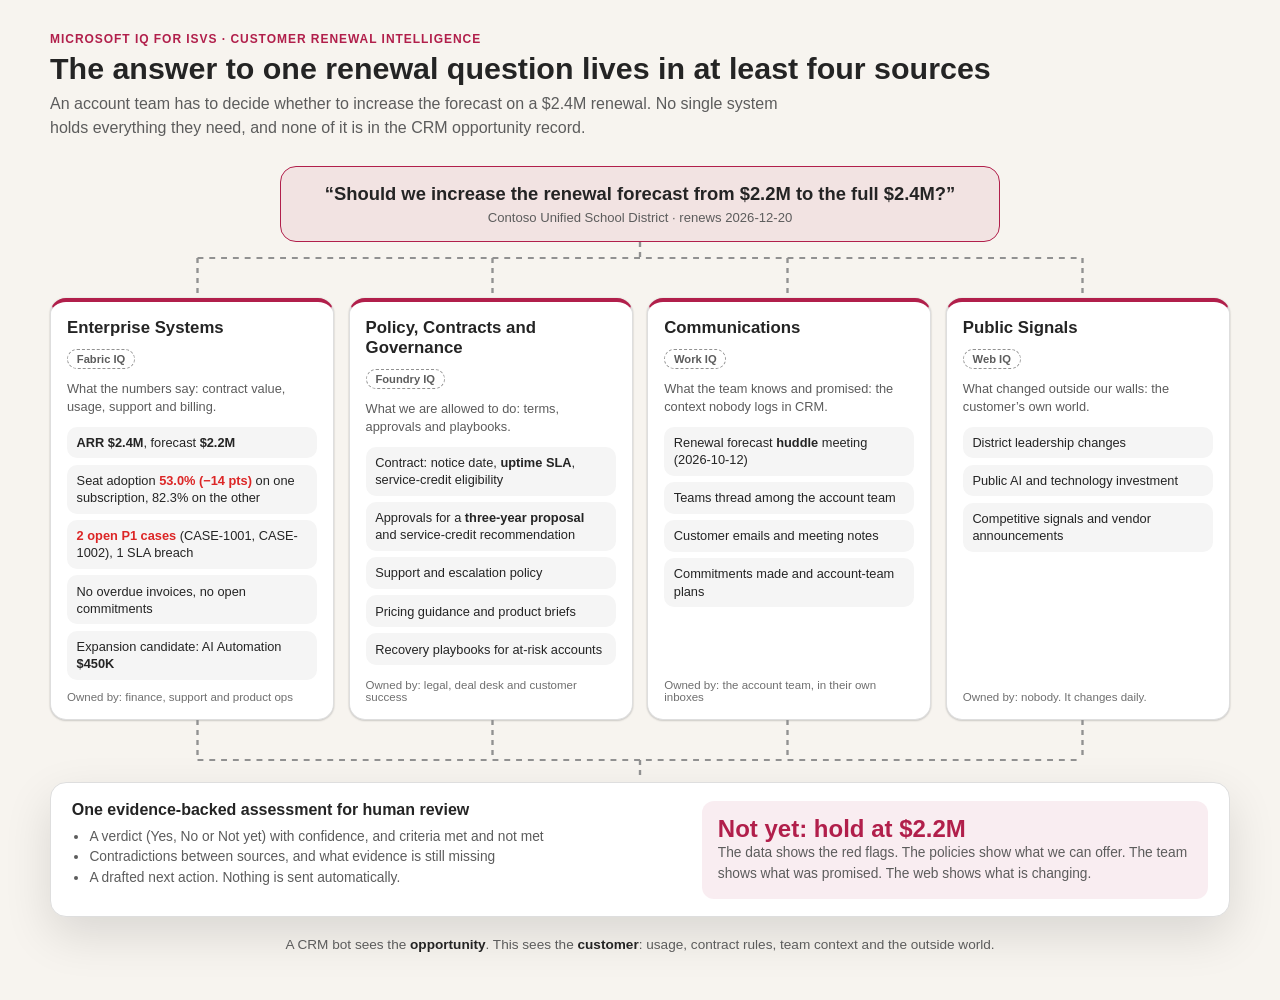
<file: docs/isv-why-it-matters.html>
<!doctype html>
<html lang="en">
<head>
<meta charset="utf-8" />
<meta name="viewport" content="width=device-width, initial-scale=1" />
<title>Why Microsoft IQ for ISVs matters</title>
<script>
  (() => {
    const param = new URLSearchParams(window.location.search).get("clawpilotTheme");
    const theme =
      param || (window.matchMedia("(prefers-color-scheme: dark)").matches ? "dark" : "light");
    document.documentElement.setAttribute("data-theme", theme);
  })();
</script>
<style>
:root {
  color-scheme: light;
  --cp-bg: #f7f4ef;
  --cp-bg-elevated: #fcfbf8;
  --cp-surface: #ffffff;
  --cp-surface-soft: #f5f5f5;
  --cp-border: #dedede;
  --cp-border-strong: #919191;
  --cp-text: #242424;
  --cp-text-muted: #5c5c5c;
  --cp-text-soft: #6f6f6f;
  --cp-accent: #b11f4b;
  --cp-accent-hover: #9a1a41;
  --cp-accent-soft: rgba(177, 31, 75, 0.08);
  --cp-accent-fg: #ffffff;
  --cp-success: #16a34a;
  --cp-danger: #dc2626;
  --cp-warning: #f59e0b;
  --cp-link: #0078d4;
  --cp-shadow: 0 18px 48px rgba(0, 0, 0, 0.12);
  --cp-overlay: rgba(255, 255, 255, 0.8);
  --cp-panel: rgba(255, 255, 255, 0.86);
  --cp-panel-strong: rgba(255, 255, 255, 0.96);
  --cp-sheen: rgba(255, 255, 255, 0.55);
  --cp-highlight: rgba(177, 31, 75, 0.12);
}
html[data-theme="dark"] {
  color-scheme: dark;
  --cp-bg: #3d3b3a;
  --cp-bg-elevated: #343231;
  --cp-surface: #292929;
  --cp-surface-soft: #2e2e2e;
  --cp-border: #474747;
  --cp-border-strong: #5f5f5f;
  --cp-text: #dedede;
  --cp-text-muted: #919191;
  --cp-text-soft: #b0b0b0;
  --cp-accent: #fd8ea1;
  --cp-accent-hover: #fb7b91;
  --cp-accent-soft: rgba(253, 142, 161, 0.14);
  --cp-accent-fg: #1a1a1a;
  --cp-success: #4ade80;
  --cp-danger: #f87171;
  --cp-warning: #fbbf24;
  --cp-link: #4da6ff;
  --cp-shadow: 0 18px 48px rgba(0, 0, 0, 0.32);
  --cp-overlay: rgba(41, 41, 41, 0.88);
  --cp-panel: rgba(41, 41, 41, 0.72);
  --cp-panel-strong: rgba(41, 41, 41, 0.96);
  --cp-sheen: rgba(255, 255, 255, 0.04);
  --cp-highlight: rgba(253, 142, 161, 0.12);
}
* { box-sizing: border-box; margin: 0; }
body {
  background: var(--cp-bg);
  color: var(--cp-text);
  font-family: "Segoe UI", Aptos, Calibri, -apple-system, BlinkMacSystemFont, sans-serif;
  padding: 2rem 1.5rem 3rem;
}
.wrap { max-width: 1180px; margin: 0 auto; }
.eyebrow { color: var(--cp-accent); font-size: 0.75rem; font-weight: 700; letter-spacing: 0.08em; text-transform: uppercase; }
h1 { font-size: 1.9rem; margin: 0.3rem 0 0.4rem; }
.sub { color: var(--cp-text-muted); max-width: 760px; line-height: 1.5; }

.question {
  margin: 1.6rem auto 0;
  max-width: 720px;
  padding: 1rem 1.3rem;
  text-align: center;
  background: var(--cp-accent-soft);
  border: 1px solid var(--cp-accent);
  border-radius: 16px;
}
.question strong { font-size: 1.15rem; }
.question span { display: block; margin-top: 0.3rem; color: var(--cp-text-muted); font-size: 0.82rem; }

.flow { position: relative; height: 56px; }
.flow svg { width: 100%; height: 100%; }
.flow path { fill: none; stroke: var(--cp-border-strong); stroke-width: 2; stroke-dasharray: 5 5; animation: dash 1.2s linear infinite; }
@keyframes dash { to { stroke-dashoffset: -20; } }

.grid { display: grid; grid-template-columns: repeat(4, minmax(0, 1fr)); gap: 0.9rem; }
.card {
  background: var(--cp-surface);
  border: 1px solid var(--cp-border);
  border-top: 4px solid var(--cp-accent);
  border-radius: 16px;
  box-shadow: 0 0 2px rgba(0,0,0,0.12), 0 1px 2px rgba(0,0,0,0.14);
  padding: 1rem;
  display: flex;
  flex-direction: column;
  gap: 0.7rem;
}
.card h2 { font-size: 1.05rem; }
.where {
  display: inline-block;
  padding: 0.18rem 0.55rem;
  border: 1px dashed var(--cp-border-strong);
  border-radius: 999px;
  color: var(--cp-text-muted);
  font-size: 0.7rem;
  font-weight: 600;
  align-self: flex-start;
}
.role { color: var(--cp-text-muted); font-size: 0.8rem; line-height: 1.4; }
.facts { list-style: none; padding: 0; display: grid; gap: 0.4rem; }
.facts li {
  padding: 0.45rem 0.6rem;
  background: var(--cp-surface-soft);
  border-radius: 10px;
  font-size: 0.8rem;
  line-height: 1.35;
}
.facts b { color: var(--cp-text); }
.tag-bad { color: var(--cp-danger); font-weight: 700; }
.tag-warn { color: var(--cp-warning); font-weight: 700; }
.tag-ok { color: var(--cp-success); font-weight: 700; }
.owner { margin-top: auto; color: var(--cp-text-soft); font-size: 0.72rem; }

.answer {
  margin-top: 0.4rem;
  padding: 1.1rem 1.3rem;
  background: var(--cp-surface);
  border: 1px solid var(--cp-border);
  border-radius: 16px;
  box-shadow: var(--cp-shadow);
  display: grid;
  grid-template-columns: 1.2fr 1fr;
  gap: 1.4rem;
}
.answer h3 { font-size: 1rem; margin-bottom: 0.5rem; }
.answer p, .answer li { color: var(--cp-text-muted); font-size: 0.86rem; line-height: 1.5; }
.answer ul { padding-left: 1.1rem; }
.verdict {
  background: var(--cp-accent-soft);
  border-radius: 12px;
  padding: 0.9rem 1rem;
}
.verdict .big { font-size: 1.5rem; font-weight: 700; color: var(--cp-accent); }

.alone { margin-top: 1.2rem; color: var(--cp-text-muted); font-size: 0.85rem; text-align: center; }
.alone b { color: var(--cp-text); }

@media (max-width: 980px) {
  .grid { grid-template-columns: repeat(2, minmax(0, 1fr)); }
  .answer { grid-template-columns: 1fr; }
  .flow { display: none; }
  .grid { margin-top: 1rem; }
}
@media (max-width: 560px) { .grid { grid-template-columns: 1fr; } }
@media (prefers-reduced-motion: reduce) { .flow path { animation: none; } }
</style>
</head>
<body>
<div class="wrap">
  <div class="eyebrow">Microsoft IQ for ISVs · Customer renewal intelligence</div>
  <h1>The answer to one renewal question lives in at least four sources</h1>
  <p class="sub">
    An account team has to decide whether to increase the forecast on a $2.4M renewal. No single system holds
    everything they need, and none of it is in the CRM opportunity record.
  </p>

  <div class="question">
    <strong>&ldquo;Should we increase the renewal forecast from $2.2M to the full $2.4M?&rdquo;</strong>
    <span>Contoso Unified School District · renews 2026-12-20</span>
  </div>

  <div class="flow" aria-hidden="true">
    <svg viewBox="0 0 1000 56" preserveAspectRatio="none">
      <path d="M500 0 V16 M125 16 H875 M125 16 V56 M375 16 V56 M625 16 V56 M875 16 V56" />
    </svg>
  </div>

  <div class="grid">
    <section class="card">
      <h2>Enterprise Systems</h2>
      <span class="where">Fabric IQ</span>
      <p class="role">What the numbers say: contract value, usage, support and billing.</p>
      <ul class="facts">
        <li><b>ARR $2.4M</b>, forecast <b>$2.2M</b></li>
        <li>Seat adoption <span class="tag-bad">53.0% (&minus;14 pts)</span> on one subscription, 82.3% on the other</li>
        <li><span class="tag-bad">2 open P1 cases</span> (CASE-1001, CASE-1002), 1 SLA breach</li>
        <li>No overdue invoices, no open commitments</li>
        <li>Expansion candidate: AI Automation <b>$450K</b></li>
      </ul>
      <div class="owner">Owned by: finance, support and product ops</div>
    </section>

    <section class="card">
      <h2>Policy, Contracts and Governance</h2>
      <span class="where">Foundry IQ</span>
      <p class="role">What we are allowed to do: terms, approvals and playbooks.</p>
      <ul class="facts">
        <li>Contract: notice date, <b>uptime SLA</b>, service-credit eligibility</li>
        <li>Approvals for a <b>three-year proposal</b> and service-credit recommendation</li>
        <li>Support and escalation policy</li>
        <li>Pricing guidance and product briefs</li>
        <li>Recovery playbooks for at-risk accounts</li>
      </ul>
      <div class="owner">Owned by: legal, deal desk and customer success</div>
    </section>

    <section class="card">
      <h2>Communications</h2>
      <span class="where">Work IQ</span>
      <p class="role">What the team knows and promised: the context nobody logs in CRM.</p>
      <ul class="facts">
        <li>Renewal forecast <b>huddle</b> meeting (2026-10-12)</li>
        <li>Teams thread among the account team</li>
        <li>Customer emails and meeting notes</li>
        <li>Commitments made and account-team plans</li>
      </ul>
      <div class="owner">Owned by: the account team, in their own inboxes</div>
    </section>

    <section class="card">
      <h2>Public Signals</h2>
      <span class="where">Web IQ</span>
      <p class="role">What changed outside our walls: the customer&rsquo;s own world.</p>
      <ul class="facts">
        <li>District leadership changes</li>
        <li>Public AI and technology investment</li>
        <li>Competitive signals and vendor announcements</li>
      </ul>
      <div class="owner">Owned by: nobody. It changes daily.</div>
    </section>
  </div>

  <div class="flow" aria-hidden="true">
    <svg viewBox="0 0 1000 56" preserveAspectRatio="none">
      <path d="M125 0 V40 M375 0 V40 M625 0 V40 M875 0 V40 M125 40 H875 M500 40 V56" />
    </svg>
  </div>

  <div class="answer">
    <div>
      <h3>One evidence-backed assessment for human review</h3>
      <ul>
        <li>A verdict (Yes, No or Not yet) with confidence, and criteria met and not met</li>
        <li>Contradictions between sources, and what evidence is still missing</li>
        <li>A drafted next action. Nothing is sent automatically.</li>
      </ul>
    </div>
    <div class="verdict">
      <div class="big">Not yet: hold at $2.2M</div>
      <p>The data shows the red flags. The policies show what we can offer. The team shows what was promised. The web shows what is changing.</p>
    </div>
  </div>

  <p class="alone">A CRM bot sees the <b>opportunity</b>. This sees the <b>customer</b>: usage, contract rules, team context and the outside world.</p>
</div>
</body>
</html>
</file>
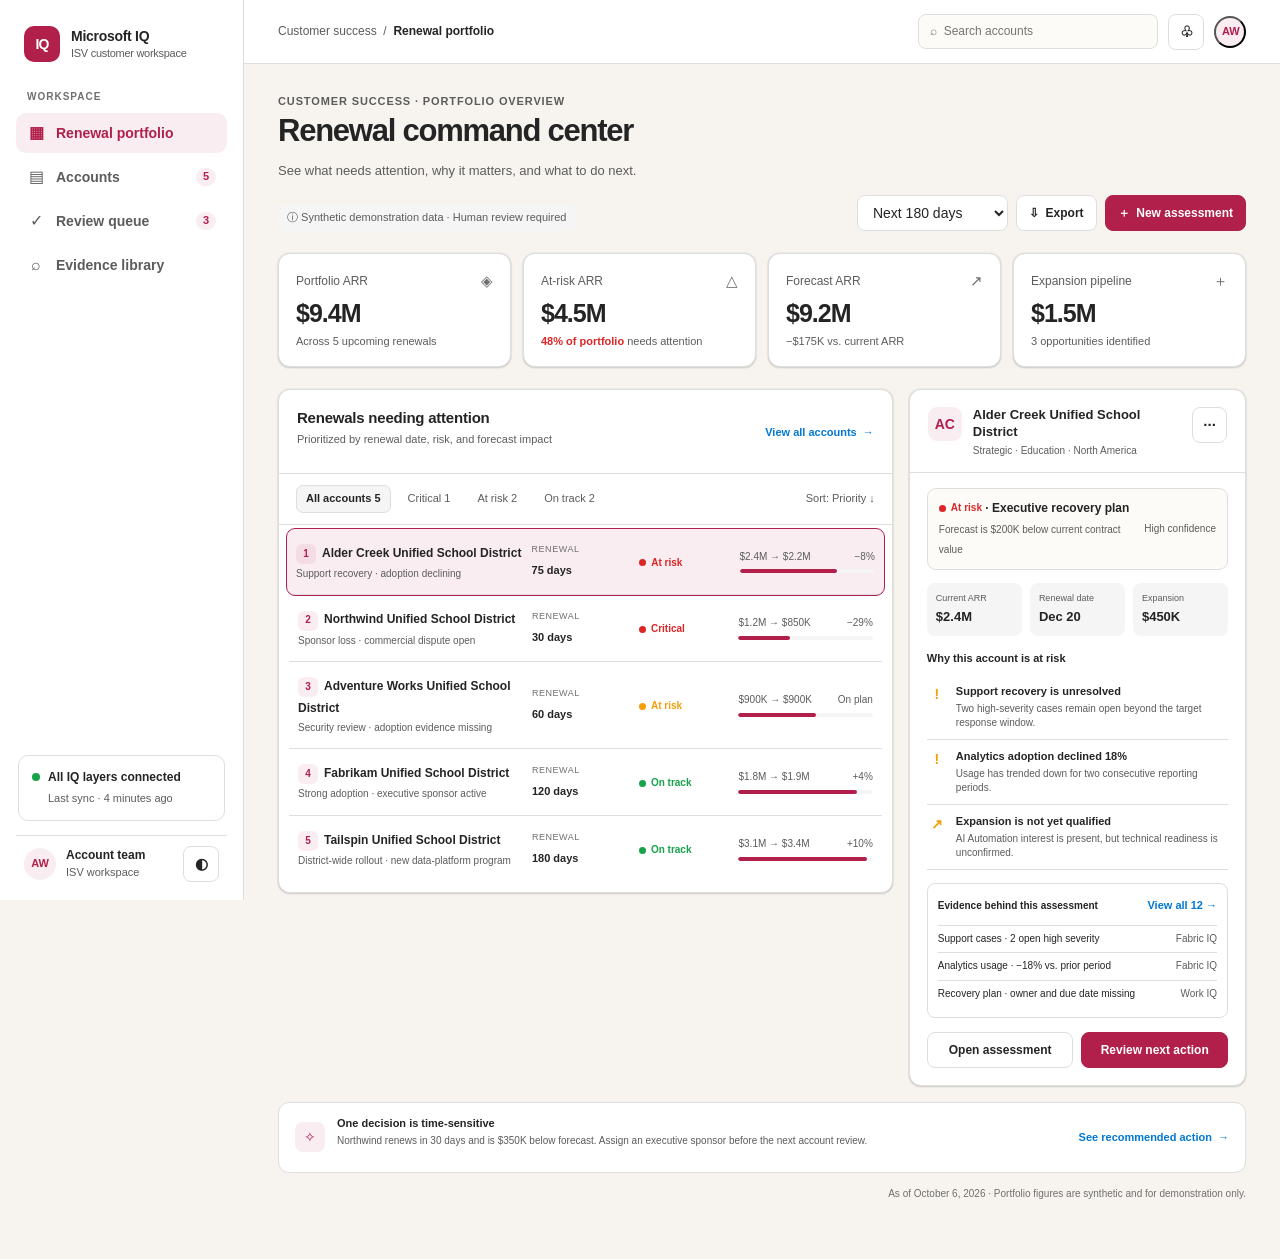
<file: apps/web/design-mockup.html>
<!doctype html>
<html lang="en">
<head>
  <meta charset="utf-8">
  <meta name="viewport" content="width=device-width, initial-scale=1">
  <meta name="description" content="A portfolio-first redesign concept for Microsoft IQ for ISVs.">
  <title>Renewal workspace · Microsoft IQ</title>
  <script>
    (() => {
      const param = new URLSearchParams(window.location.search).get("clawpilotTheme");
      const theme =
        param || (window.matchMedia("(prefers-color-scheme: dark)").matches ? "dark" : "light");
      document.documentElement.setAttribute("data-theme", theme);
    })();
  </script>
  <style>
    :root {
      color-scheme: light;
      --cp-bg: #f7f4ef;
      --cp-bg-elevated: #fcfbf8;
      --cp-surface: #ffffff;
      --cp-surface-soft: #f5f5f5;
      --cp-border: #dedede;
      --cp-border-strong: #919191;
      --cp-text: #242424;
      --cp-text-muted: #5c5c5c;
      --cp-text-soft: #6f6f6f;
      --cp-accent: #b11f4b;
      --cp-accent-hover: #9a1a41;
      --cp-accent-soft: rgba(177, 31, 75, 0.08);
      --cp-accent-fg: #ffffff;
      --cp-success: #16a34a;
      --cp-danger: #dc2626;
      --cp-warning: #f59e0b;
      --cp-link: #0078d4;
      --cp-shadow: 0 18px 48px rgba(0, 0, 0, 0.12);
      --cp-overlay: rgba(255, 255, 255, 0.8);
      --cp-panel: rgba(255, 255, 255, 0.86);
      --cp-panel-strong: rgba(255, 255, 255, 0.96);
      --cp-sheen: rgba(255, 255, 255, 0.55);
      --cp-highlight: rgba(177, 31, 75, 0.12);
      --cp-card-shadow: 0 0 2px rgba(0, 0, 0, 0.12), 0 1px 2px rgba(0, 0, 0, 0.14);
    }
    html[data-theme="dark"] {
      color-scheme: dark;
      --cp-bg: #3d3b3a;
      --cp-bg-elevated: #343231;
      --cp-surface: #292929;
      --cp-surface-soft: #2e2e2e;
      --cp-border: #474747;
      --cp-border-strong: #5f5f5f;
      --cp-text: #dedede;
      --cp-text-muted: #919191;
      --cp-text-soft: #b0b0b0;
      --cp-accent: #fd8ea1;
      --cp-accent-hover: #fb7b91;
      --cp-accent-soft: rgba(253, 142, 161, 0.14);
      --cp-accent-fg: #1a1a1a;
      --cp-success: #4ade80;
      --cp-danger: #f87171;
      --cp-warning: #fbbf24;
      --cp-link: #4da6ff;
      --cp-shadow: 0 18px 48px rgba(0, 0, 0, 0.32);
      --cp-overlay: rgba(41, 41, 41, 0.88);
      --cp-panel: rgba(41, 41, 41, 0.72);
      --cp-panel-strong: rgba(41, 41, 41, 0.96);
      --cp-sheen: rgba(255, 255, 255, 0.04);
      --cp-highlight: rgba(253, 142, 161, 0.12);
      --cp-card-shadow: 0 0 2px rgba(0, 0, 0, 0.12), 0 1px 2px rgba(0, 0, 0, 0.14);
    }
    * { box-sizing: border-box; }
    body {
      margin: 0;
      background: var(--cp-bg);
      color: var(--cp-text);
      font: 14px/1.45 "Segoe UI", Aptos, Calibri, -apple-system, BlinkMacSystemFont, sans-serif;
    }
    button, input, select { font: inherit; }
    button { color: inherit; }
    .app { min-height: 100vh; display: grid; grid-template-columns: 244px minmax(0, 1fr); }
    .sidebar {
      position: sticky; top: 0; height: 100vh; padding: 24px 16px 18px;
      background: var(--cp-surface); border-right: 1px solid var(--cp-border);
      display: flex; flex-direction: column;
    }
    .brand { display: flex; align-items: center; gap: 11px; padding: 2px 8px 28px; }
    .brand-mark {
      width: 36px; height: 36px; border-radius: 10px; display: grid; place-items: center;
      background: var(--cp-accent); color: var(--cp-accent-fg); font-weight: 800; letter-spacing: -.06em;
    }
    .brand-name { font-weight: 700; letter-spacing: -.02em; }
    .brand-sub { display: block; color: var(--cp-text-muted); font-size: 11px; font-weight: 400; }
    .nav-label { padding: 0 11px; margin: 0 0 8px; color: var(--cp-text-soft); font-size: 10px; font-weight: 700; letter-spacing: .1em; text-transform: uppercase; }
    .nav { display: grid; gap: 4px; }
    .nav a {
      display: flex; align-items: center; gap: 11px; min-height: 40px; padding: 0 11px;
      border-radius: 10px; color: var(--cp-text-muted); text-decoration: none; font-weight: 550;
    }
    .nav a:hover { background: var(--cp-surface-soft); color: var(--cp-text); }
    .nav a.active { background: var(--cp-accent-soft); color: var(--cp-accent); font-weight: 700; }
    .nav-icon { width: 18px; text-align: center; font-size: 16px; }
    .nav-count { margin-left: auto; padding: 1px 7px; border-radius: 20px; background: var(--cp-accent-soft); color: var(--cp-accent); font-size: 11px; }
    .side-bottom { margin-top: auto; }
    .health-box { padding: 13px; margin: 0 2px 14px; border: 1px solid var(--cp-border); border-radius: 10px; }
    .health-line { display: flex; align-items: center; gap: 8px; font-size: 12px; font-weight: 650; }
    .health-dot { width: 8px; height: 8px; border-radius: 50%; background: var(--cp-success); }
    .health-caption { margin: 5px 0 0 16px; color: var(--cp-text-muted); font-size: 11px; }
    .profile { display: flex; align-items: center; gap: 10px; padding: 10px 8px 0; border-top: 1px solid var(--cp-border); }
    .avatar { width: 32px; height: 32px; display: grid; place-items: center; border-radius: 50%; background: var(--cp-accent-soft); color: var(--cp-accent); font-size: 11px; font-weight: 750; }
    .profile-name { font-size: 12px; font-weight: 650; }
    .profile-role { color: var(--cp-text-muted); font-size: 11px; }
    .main { min-width: 0; }
    .topbar {
      height: 64px; display: flex; align-items: center; justify-content: space-between; gap: 20px;
      padding: 0 34px; background: var(--cp-surface); border-bottom: 1px solid var(--cp-border);
    }
    .crumb { color: var(--cp-text-muted); font-size: 12px; }
    .crumb strong { color: var(--cp-text); font-weight: 650; }
    .top-actions { display: flex; align-items: center; gap: 10px; }
    .search { width: 240px; padding: 8px 11px; border: 1px solid var(--cp-border); border-radius: 8px; background: var(--cp-bg-elevated); color: var(--cp-text-muted); font-size: 12px; }
    .icon-btn, .btn {
      min-height: 36px; padding: 0 12px; border: 1px solid var(--cp-border); border-radius: 8px;
      background: var(--cp-surface); cursor: pointer; font-size: 12px; font-weight: 650;
    }
    .icon-btn { width: 36px; padding: 0; font-size: 15px; }
    .btn:hover, .icon-btn:hover { border-color: var(--cp-border-strong); }
    .btn-primary { border-color: var(--cp-accent); background: var(--cp-accent); color: var(--cp-accent-fg); }
    .btn-primary:hover { border-color: var(--cp-accent-hover); background: var(--cp-accent-hover); }
    .content { max-width: 1480px; margin: 0 auto; padding: 30px 34px 48px; }
    .page-heading { display: flex; justify-content: space-between; align-items: flex-end; gap: 20px; margin-bottom: 22px; }
    .eyebrow { color: var(--cp-text-muted); font-size: 11px; font-weight: 650; letter-spacing: .08em; text-transform: uppercase; }
    h1 { margin: 3px 0 4px; font-size: clamp(24px, 2.5vw, 31px); letter-spacing: -.04em; line-height: 1.15; }
    .subtitle { color: var(--cp-text-muted); font-size: 13px; }
    .heading-actions { display: flex; gap: 8px; }
    .period { min-height: 36px; padding: 0 28px 0 11px; border: 1px solid var(--cp-border); border-radius: 8px; background: var(--cp-surface); color: var(--cp-text); }
    .disclaimer { display: inline-flex; align-items: center; gap: 7px; margin-top: 12px; padding: 5px 9px; border-radius: 6px; background: var(--cp-surface-soft); color: var(--cp-text-muted); font-size: 11px; }
    .metrics { display: grid; grid-template-columns: repeat(4, minmax(0, 1fr)); gap: 12px; margin-bottom: 22px; }
    .metric {
      padding: 16px 17px; border: 1px solid var(--cp-border); border-radius: 12px;
      background: var(--cp-surface); box-shadow: var(--cp-card-shadow);
    }
    .metric-label { display: flex; align-items: center; justify-content: space-between; color: var(--cp-text-muted); font-size: 12px; }
    .metric-glyph { color: var(--cp-text-soft); font-size: 15px; }
    .metric-value { display: block; margin: 8px 0 2px; font-size: 25px; font-weight: 700; letter-spacing: -.04em; line-height: 1.1; }
    .metric-foot { color: var(--cp-text-muted); font-size: 11px; }
    .metric-foot b { color: var(--cp-danger); font-weight: 650; }
    .workspace { display: grid; grid-template-columns: minmax(0, 1.55fr) minmax(320px, .85fr); gap: 16px; align-items: start; }
    .panel { min-width: 0; border: 1px solid var(--cp-border); border-radius: 12px; background: var(--cp-surface); box-shadow: var(--cp-card-shadow); }
    .panel-head { display: flex; justify-content: space-between; align-items: center; gap: 12px; padding: 17px 18px 14px; border-bottom: 1px solid var(--cp-border); }
    h2 { margin: 0; font-size: 15px; letter-spacing: -.015em; }
    .panel-note { margin-top: 3px; color: var(--cp-text-muted); font-size: 11px; }
    .text-btn { border: 0; padding: 4px 0; background: transparent; color: var(--cp-link); cursor: pointer; font-size: 11px; font-weight: 650; }
    .filter-row { display: flex; align-items: center; gap: 7px; padding: 11px 17px; border-bottom: 1px solid var(--cp-border); }
    .filter {
      padding: 5px 9px; border: 1px solid transparent; border-radius: 7px;
      background: transparent; color: var(--cp-text-muted); cursor: pointer; font-size: 11px;
    }
    .filter.selected { border-color: var(--cp-border); background: var(--cp-surface-soft); color: var(--cp-text); font-weight: 650; }
    .sort-label { margin-left: auto; color: var(--cp-text-muted); font-size: 11px; }
    .account-list { padding: 4px 10px 10px; }
    .account-row {
      display: grid; grid-template-columns: minmax(0, 1.5fr) .65fr .6fr minmax(120px, .9fr);
      align-items: center; gap: 10px; padding: 13px 9px; border-bottom: 1px solid var(--cp-border);
      cursor: pointer; transition: background .15s ease;
    }
    .account-row:last-child { border-bottom: 0; }
    .account-row:hover { background: var(--cp-surface-soft); }
    .account-row.active { margin: 0 -2px; border-radius: 8px; outline: 1px solid var(--cp-accent); background: var(--cp-accent-soft); }
    .account-name { font-size: 12px; font-weight: 680; }
    .account-driver { display: block; margin-top: 3px; color: var(--cp-text-muted); font-size: 10px; }
    .row-label { display: block; margin-bottom: 3px; color: var(--cp-text-soft); font-size: 9px; letter-spacing: .06em; text-transform: uppercase; }
    .row-value { font-size: 11px; font-weight: 650; white-space: nowrap; }
    .state { display: inline-flex; align-items: center; gap: 5px; font-size: 10px; font-weight: 650; white-space: nowrap; }
    .state::before { width: 7px; height: 7px; border-radius: 50%; background: currentColor; content: ""; }
    .critical, .risk { color: var(--cp-danger); }
    .watch { color: var(--cp-warning); }
    .healthy { color: var(--cp-success); }
    .arr-wrap { min-width: 0; }
    .arr-line { display: flex; justify-content: space-between; gap: 8px; margin-bottom: 5px; color: var(--cp-text-muted); font-size: 10px; }
    .bar { height: 4px; overflow: hidden; border-radius: 5px; background: var(--cp-surface-soft); }
    .bar-fill { height: 100%; border-radius: inherit; background: var(--cp-accent); }
    .priority { display: inline-grid; place-items: center; width: 20px; height: 20px; margin-right: 6px; border-radius: 6px; background: var(--cp-accent-soft); color: var(--cp-accent); font-size: 10px; }
    .detail { overflow: hidden; }
    .detail-title { display: flex; align-items: flex-start; gap: 11px; }
    .detail-mark { width: 34px; height: 34px; flex: 0 0 auto; display: grid; place-items: center; border-radius: 9px; background: var(--cp-accent-soft); color: var(--cp-accent); font-weight: 750; }
    .detail-name { font-size: 13px; font-weight: 700; line-height: 1.3; }
    .detail-meta { margin-top: 3px; color: var(--cp-text-muted); font-size: 10px; }
    .detail .panel-head { align-items: flex-start; }
    .detail-body { padding: 15px 17px 17px; }
    .status-banner { display: flex; align-items: center; justify-content: space-between; gap: 12px; padding: 11px; border: 1px solid var(--cp-border); border-radius: 9px; background: var(--cp-bg-elevated); }
    .status-banner strong { display: block; font-size: 12px; }
    .status-banner small { color: var(--cp-text-muted); font-size: 10px; }
    .confidence { color: var(--cp-text-muted); font-size: 10px; white-space: nowrap; }
    .detail-kpis { display: grid; grid-template-columns: repeat(3, 1fr); gap: 8px; margin: 13px 0; }
    .detail-kpi { padding: 9px; border-radius: 8px; background: var(--cp-surface-soft); }
    .detail-kpi span { display: block; color: var(--cp-text-muted); font-size: 9px; }
    .detail-kpi strong { display: block; margin-top: 3px; font-size: 13px; }
    .section-caption { margin: 15px 0 8px; font-size: 11px; font-weight: 700; }
    .signal { display: flex; align-items: flex-start; gap: 9px; padding: 9px 0; border-bottom: 1px solid var(--cp-border); }
    .signal:last-child { border-bottom: 0; }
    .signal-icon { width: 20px; flex: 0 0 auto; color: var(--cp-warning); text-align: center; font-weight: 700; }
    .signal strong { display: block; font-size: 11px; font-weight: 650; }
    .signal p { margin: 2px 0 0; color: var(--cp-text-muted); font-size: 10px; line-height: 1.4; }
    .evidence-box { margin-top: 13px; padding: 10px; border: 1px solid var(--cp-border); border-radius: 8px; }
    .evidence-heading { display: flex; align-items: center; justify-content: space-between; margin-bottom: 7px; }
    .evidence-heading strong { font-size: 10px; }
    .evidence-item { display: flex; justify-content: space-between; gap: 8px; padding: 6px 0; border-top: 1px solid var(--cp-border); font-size: 10px; }
    .evidence-source { color: var(--cp-text-muted); white-space: nowrap; }
    .detail-footer { display: flex; gap: 8px; margin-top: 14px; }
    .detail-footer .btn { flex: 1; }
    .insight-strip { display: grid; grid-template-columns: auto 1fr auto; gap: 12px; align-items: center; margin-top: 16px; padding: 13px 16px; border: 1px solid var(--cp-border); border-radius: 11px; background: var(--cp-surface); }
    .insight-icon { width: 30px; height: 30px; display: grid; place-items: center; border-radius: 8px; background: var(--cp-accent-soft); color: var(--cp-accent); }
    .insight-strip strong { display: block; font-size: 11px; }
    .insight-strip p { margin-top: 2px; color: var(--cp-text-muted); font-size: 10px; }
    .footnote { margin-top: 14px; color: var(--cp-text-soft); font-size: 10px; text-align: right; }
    .toast { position: fixed; right: 24px; bottom: 24px; padding: 10px 14px; border: 1px solid var(--cp-border); border-radius: 9px; background: var(--cp-surface); box-shadow: var(--cp-shadow); font-size: 12px; opacity: 0; transform: translateY(8px); pointer-events: none; transition: .2s ease; }
    .toast.show { opacity: 1; transform: translateY(0); }
    @media (max-width: 1120px) {
      .app { grid-template-columns: 206px minmax(0,1fr); }
      .content { padding: 24px 22px 36px; }
      .topbar { padding: 0 22px; }
      .workspace { grid-template-columns: minmax(0,1.3fr) minmax(300px,.9fr); }
      .account-row { grid-template-columns: minmax(0,1.3fr) .6fr .55fr; }
      .arr-wrap { display: none; }
    }
    @media (max-width: 800px) {
      .app { grid-template-columns: 1fr; }
      .sidebar { position: static; width: 100%; height: auto; padding: 12px 16px; border-right: 0; border-bottom: 1px solid var(--cp-border); }
      .brand { padding: 0 3px 10px; }
      .nav-label, .side-bottom { display: none; }
      .nav { display: flex; overflow-x: auto; }
      .nav a { min-width: max-content; }
      .topbar { height: 54px; }
      .search { width: min(35vw, 220px); }
      .workspace { grid-template-columns: 1fr; }
      .detail { order: -1; }
      .metrics { grid-template-columns: repeat(2, minmax(0,1fr)); }
    }
    @media (max-width: 520px) {
      .topbar { padding: 0 14px; }
      .crumb { display: none; }
      .search { width: 100%; }
      .top-actions { flex: 1; }
      .content { padding: 21px 14px 30px; }
      .page-heading { align-items: flex-start; flex-direction: column; }
      .heading-actions { width: 100%; }
      .period, .heading-actions .btn { flex: 1; }
      .metrics { gap: 8px; }
      .metric { padding: 12px; }
      .metric-value { font-size: 21px; }
      .panel-head { padding: 14px 13px 12px; }
      .filter-row { overflow-x: auto; padding: 9px 12px; }
      .sort-label { display: none; }
      .account-list { padding: 4px 7px 8px; }
      .account-row { grid-template-columns: minmax(0,1fr) auto; gap: 6px; padding: 12px 7px; }
      .account-row > :nth-child(2) { display: none; }
      .account-row > :nth-child(3) { grid-column: 2; grid-row: 1; }
      .account-row > :nth-child(4) { grid-column: 1 / -1; display: block; }
      .arr-wrap { display: block; }
      .insight-strip { grid-template-columns: auto 1fr; }
      .insight-strip .text-btn { grid-column: 2; justify-self: start; }
    }
  </style>
</head>
<body>
  <div class="app">
    <aside class="sidebar">
      <div class="brand">
        <div class="brand-mark">IQ</div>
        <div class="brand-name">Microsoft IQ<span class="brand-sub">ISV customer workspace</span></div>
      </div>
      <p class="nav-label">Workspace</p>
      <nav class="nav" aria-label="Main navigation">
        <a class="active" href="#portfolio"><span class="nav-icon">▦</span>Renewal portfolio</a>
        <a href="#accounts"><span class="nav-icon">▤</span>Accounts<span class="nav-count">5</span></a>
        <a href="#review"><span class="nav-icon">✓</span>Review queue<span class="nav-count">3</span></a>
        <a href="#evidence"><span class="nav-icon">⌕</span>Evidence library</a>
      </nav>
      <div class="side-bottom">
        <div class="health-box">
          <div class="health-line"><span class="health-dot"></span>All IQ layers connected</div>
          <p class="health-caption">Last sync · 4 minutes ago</p>
        </div>
        <div class="profile">
          <div class="avatar">AW</div>
          <div><div class="profile-name">Account team</div><div class="profile-role">ISV workspace</div></div>
          <button class="icon-btn" id="theme-toggle" aria-label="Toggle color theme" style="margin-left:auto">◐</button>
        </div>
      </div>
    </aside>
    <main class="main">
      <header class="topbar">
        <div class="crumb">Customer success&nbsp; / &nbsp;<strong>Renewal portfolio</strong></div>
        <div class="top-actions">
          <input class="search" id="search" aria-label="Search accounts" placeholder="⌕  Search accounts">
          <button class="icon-btn" aria-label="Notifications">♧</button>
          <button class="avatar" aria-label="Account menu">AW</button>
        </div>
      </header>
      <div class="content" id="portfolio">
        <section class="page-heading">
          <div>
            <div class="eyebrow">Customer success · Portfolio overview</div>
            <h1>Renewal command center</h1>
            <p class="subtitle">See what needs attention, why it matters, and what to do next.</p>
            <span class="disclaimer">ⓘ Synthetic demonstration data · Human review required</span>
          </div>
          <div class="heading-actions">
            <select class="period" aria-label="Renewal period"><option>Next 180 days</option><option>Next 90 days</option></select>
            <button class="btn" id="export">⇩&nbsp; Export</button>
            <button class="btn btn-primary" id="new-assessment">＋&nbsp; New assessment</button>
          </div>
        </section>

        <section class="metrics" aria-label="Portfolio metrics">
          <article class="metric"><div class="metric-label">Portfolio ARR <span class="metric-glyph">◈</span></div><strong class="metric-value">$9.4M</strong><span class="metric-foot">Across 5 upcoming renewals</span></article>
          <article class="metric"><div class="metric-label">At-risk ARR <span class="metric-glyph">△</span></div><strong class="metric-value">$4.5M</strong><span class="metric-foot"><b>48% of portfolio</b> needs attention</span></article>
          <article class="metric"><div class="metric-label">Forecast ARR <span class="metric-glyph">↗</span></div><strong class="metric-value">$9.2M</strong><span class="metric-foot">−$175K vs. current ARR</span></article>
          <article class="metric"><div class="metric-label">Expansion pipeline <span class="metric-glyph">＋</span></div><strong class="metric-value">$1.5M</strong><span class="metric-foot">3 opportunities identified</span></article>
        </section>

        <section class="workspace">
          <article class="panel" id="accounts">
            <div class="panel-head">
              <div><h2>Renewals needing attention</h2><p class="panel-note">Prioritized by renewal date, risk, and forecast impact</p></div>
              <button class="text-btn" id="all-accounts">View all accounts&nbsp; →</button>
            </div>
            <div class="filter-row" role="group" aria-label="Filter renewals">
              <button class="filter selected" data-filter="all">All accounts <span>5</span></button>
              <button class="filter" data-filter="critical">Critical <span>1</span></button>
              <button class="filter" data-filter="at-risk">At risk <span>2</span></button>
              <button class="filter" data-filter="on-track">On track <span>2</span></button>
              <span class="sort-label">Sort: Priority ↓</span>
            </div>
            <div class="account-list" id="account-list">
              <div class="account-row active" data-state="at-risk" data-account="alder">
                <div><span class="account-name"><span class="priority">1</span>Alder Creek Unified School District</span><span class="account-driver">Support recovery · adoption declining</span></div>
                <div><span class="row-label">Renewal</span><span class="row-value">75 days</span></div>
                <div><span class="state risk">At risk</span></div>
                <div class="arr-wrap"><div class="arr-line"><span>$2.4M → $2.2M</span><span>−8%</span></div><div class="bar"><div class="bar-fill" style="width:72%"></div></div></div>
              </div>
              <div class="account-row" data-state="critical" data-account="northwind">
                <div><span class="account-name"><span class="priority">2</span>Northwind Unified School District</span><span class="account-driver">Sponsor loss · commercial dispute open</span></div>
                <div><span class="row-label">Renewal</span><span class="row-value">30 days</span></div>
                <div><span class="state critical">Critical</span></div>
                <div class="arr-wrap"><div class="arr-line"><span>$1.2M → $850K</span><span>−29%</span></div><div class="bar"><div class="bar-fill" style="width:38%"></div></div></div>
              </div>
              <div class="account-row" data-state="at-risk" data-account="adventure">
                <div><span class="account-name"><span class="priority">3</span>Adventure Works Unified School District</span><span class="account-driver">Security review · adoption evidence missing</span></div>
                <div><span class="row-label">Renewal</span><span class="row-value">60 days</span></div>
                <div><span class="state watch">At risk</span></div>
                <div class="arr-wrap"><div class="arr-line"><span>$900K → $900K</span><span>On plan</span></div><div class="bar"><div class="bar-fill" style="width:58%"></div></div></div>
              </div>
              <div class="account-row" data-state="on-track" data-account="fabrikam">
                <div><span class="account-name"><span class="priority">4</span>Fabrikam Unified School District</span><span class="account-driver">Strong adoption · executive sponsor active</span></div>
                <div><span class="row-label">Renewal</span><span class="row-value">120 days</span></div>
                <div><span class="state healthy">On track</span></div>
                <div class="arr-wrap"><div class="arr-line"><span>$1.8M → $1.9M</span><span>+4%</span></div><div class="bar"><div class="bar-fill" style="width:88%"></div></div></div>
              </div>
              <div class="account-row" data-state="on-track" data-account="tailspin">
                <div><span class="account-name"><span class="priority">5</span>Tailspin Unified School District</span><span class="account-driver">District-wide rollout · new data-platform program</span></div>
                <div><span class="row-label">Renewal</span><span class="row-value">180 days</span></div>
                <div><span class="state healthy">On track</span></div>
                <div class="arr-wrap"><div class="arr-line"><span>$3.1M → $3.4M</span><span>+10%</span></div><div class="bar"><div class="bar-fill" style="width:96%"></div></div></div>
              </div>
            </div>
          </article>

          <aside class="panel detail" id="account-detail">
            <div class="panel-head">
              <div class="detail-title">
                <div class="detail-mark">AC</div>
                <div><div class="detail-name" id="detail-name">Alder Creek Unified School District</div><div class="detail-meta">Strategic · Education · North America</div></div>
              </div>
              <button class="icon-btn" aria-label="More account options">···</button>
            </div>
            <div class="detail-body">
              <div class="status-banner">
                <div><strong><span class="state risk">At risk</span> · Executive recovery plan</strong><small>Forecast is $200K below current contract value</small></div>
                <span class="confidence">High confidence</span>
              </div>
              <div class="detail-kpis">
                <div class="detail-kpi"><span>Current ARR</span><strong>$2.4M</strong></div>
                <div class="detail-kpi"><span>Renewal date</span><strong>Dec 20</strong></div>
                <div class="detail-kpi"><span>Expansion</span><strong>$450K</strong></div>
              </div>
              <div class="section-caption">Why this account is at risk</div>
              <div class="signal"><span class="signal-icon">!</span><div><strong>Support recovery is unresolved</strong><p>Two high-severity cases remain open beyond the target response window.</p></div></div>
              <div class="signal"><span class="signal-icon">!</span><div><strong>Analytics adoption declined 18%</strong><p>Usage has trended down for two consecutive reporting periods.</p></div></div>
              <div class="signal"><span class="signal-icon">↗</span><div><strong>Expansion is not yet qualified</strong><p>AI Automation interest is present, but technical readiness is unconfirmed.</p></div></div>
              <div class="evidence-box" id="evidence">
                <div class="evidence-heading"><strong>Evidence behind this assessment</strong><button class="text-btn">View all 12 →</button></div>
                <div class="evidence-item"><span>Support cases · 2 open high severity</span><span class="evidence-source">Fabric IQ</span></div>
                <div class="evidence-item"><span>Analytics usage · −18% vs. prior period</span><span class="evidence-source">Fabric IQ</span></div>
                <div class="evidence-item"><span>Recovery plan · owner and due date missing</span><span class="evidence-source">Work IQ</span></div>
              </div>
              <div class="detail-footer">
                <button class="btn" id="open-assessment">Open assessment</button>
                <button class="btn btn-primary" id="review">Review next action</button>
              </div>
            </div>
          </aside>
        </section>
        <section class="insight-strip" id="review">
          <div class="insight-icon">✧</div>
          <div><strong>One decision is time-sensitive</strong><p>Northwind renews in 30 days and is $350K below forecast. Assign an executive sponsor before the next account review.</p></div>
          <button class="text-btn">See recommended action&nbsp; →</button>
        </section>
        <p class="footnote">As of October 6, 2026 · Portfolio figures are synthetic and for demonstration only.</p>
      </div>
    </main>
  </div>
  <div class="toast" id="toast" role="status" aria-live="polite"></div>
  <script>
    const toast = document.getElementById("toast");
    let toastTimer;
    function notify(message) {
      toast.textContent = message;
      toast.classList.add("show");
      clearTimeout(toastTimer);
      toastTimer = setTimeout(() => toast.classList.remove("show"), 2200);
    }
    document.querySelectorAll(".filter").forEach((button) => {
      button.addEventListener("click", () => {
        document.querySelector(".filter.selected")?.classList.remove("selected");
        button.classList.add("selected");
        const filter = button.dataset.filter;
        document.querySelectorAll(".account-row").forEach((row) => {
          row.hidden = filter !== "all" && row.dataset.state !== filter;
        });
      });
    });
    const accountNames = {
      alder: "Alder Creek Unified School District",
      northwind: "Northwind Unified School District",
      adventure: "Adventure Works Unified School District",
      fabrikam: "Fabrikam Unified School District",
      tailspin: "Tailspin Unified School District",
    };
    document.querySelectorAll(".account-row").forEach((row) => {
      row.addEventListener("click", () => {
        document.querySelector(".account-row.active")?.classList.remove("active");
        row.classList.add("active");
        document.getElementById("detail-name").textContent = accountNames[row.dataset.account];
        document.querySelector(".detail-mark").textContent = accountNames[row.dataset.account].split(" ").slice(0, 2).map((word) => word[0]).join("");
      });
    });
    document.getElementById("search").addEventListener("input", (event) => {
      const query = event.target.value.trim().toLowerCase();
      document.querySelectorAll(".account-row").forEach((row) => {
        row.hidden = !row.textContent.toLowerCase().includes(query);
      });
    });
    document.getElementById("theme-toggle").addEventListener("click", () => {
      const next = document.documentElement.dataset.theme === "dark" ? "light" : "dark";
      document.documentElement.dataset.theme = next;
    });
    document.getElementById("export").addEventListener("click", () => notify("Portfolio export is a design-preview action."));
    document.getElementById("all-accounts").addEventListener("click", () => notify("Showing all 5 portfolio accounts."));
    document.getElementById("new-assessment").addEventListener("click", () => notify("Choose an account to start a new assessment."));
    document.getElementById("open-assessment").addEventListener("click", () => notify("Assessment detail would open here."));
    document.getElementById("review").addEventListener("click", () => notify("Human review stays in control; no action is sent."));
  </script>
</body>
</html>
</file>
